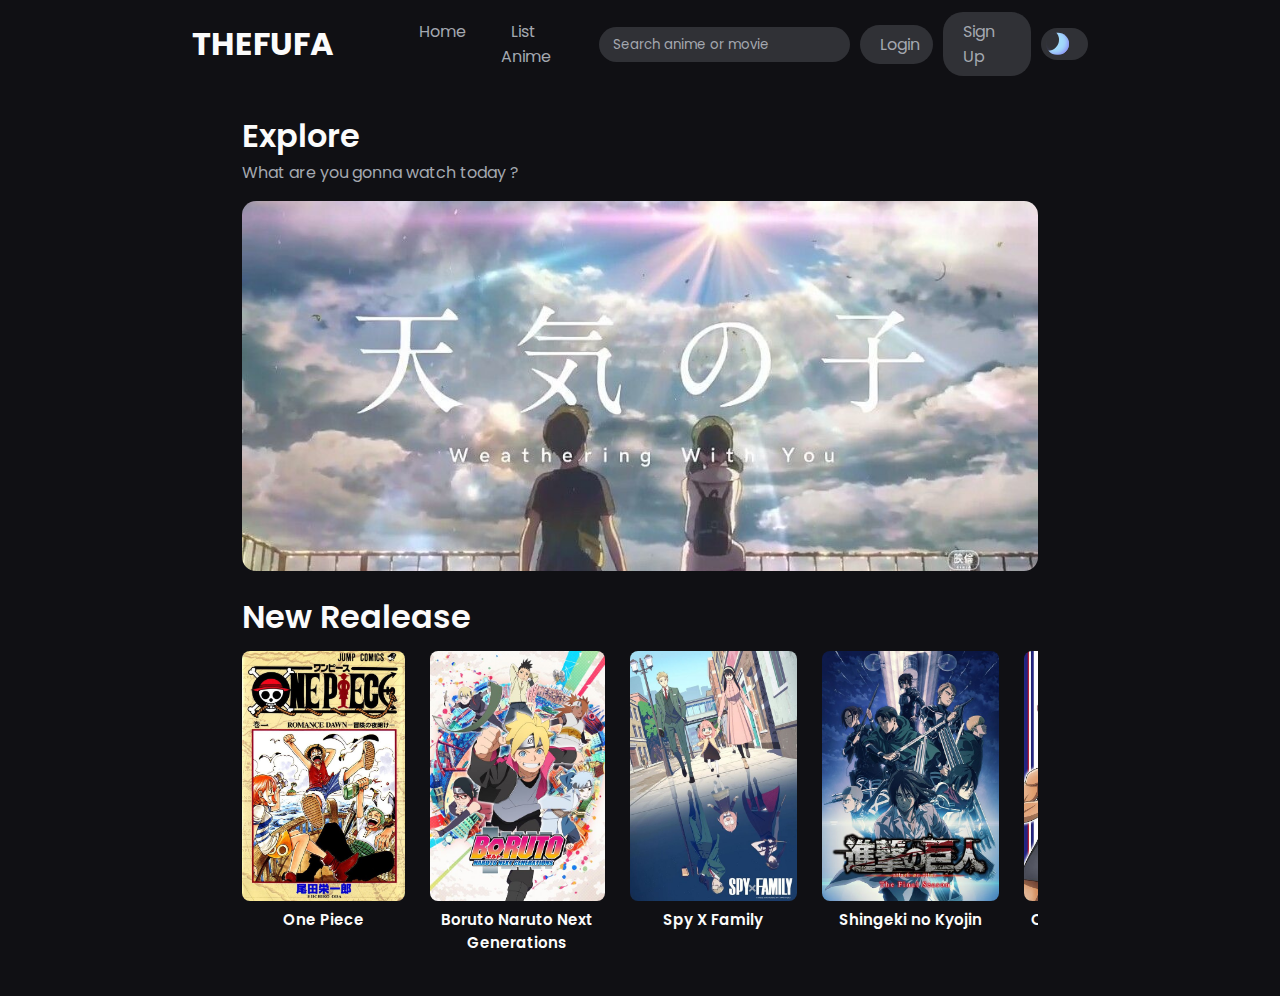
<file: index.html>
<!DOCTYPE html>
<html lang="en">

<head>
    <meta charset="UTF-8">
    <meta name="viewport" content="width=device-width, initial-scale=1.0">
    <title>THEFUFA</title>
    <link rel="stylesheet" href="styles.css">
</head>

<body>
    <header>
        <div class="container">
            <h1 class="title_nav">THEFUFA</h1>
            <nav>
                <ul>
                    <li><a href="index.html">Home</a></li>
                    <li class="dropdown">
                        <a href="#">List Anime</a>
                        <ul class="dropdown-menu">
                            <li><a href="#">Action</a></li>
                            <li><a href="#">Romance</a></li>
                            <li><a href="#">Comedy</a></li>
                            <li><a href="#">Fantasy</a></li>
                        </ul>  
                    </li>
                </ul>
            </nav>            
        </div>
        <div class="container">
            <input type="text" class="search" name="search" id="search" placeholder="Search anime or movie">
            <a href="login.html" class="login">Login</a>
            <a href="signup.html" class="signup">Sign Up</a>
            <label class="switch">
                <input type="checkbox" id="mode-toggle">
                <span class="slider"></span>
            </label>
        </div>
    </header>

    <main>
        <div class="container">
            <div class="title_anime_list">
                <h1>Explore</h1>
                <p>What are you gonna watch today ?</p>
            </div>
        </div>
        <div class="container_img">
            <a href="https://www.youtube.com/watch?v=YAXTn0E-Zgo&pp=ygUTV2VhdGhlcmluZyBXaXRoIFlvdQ%3D%3D">
                <img src="img/backgroun2.jpg" alt="Featured Anime">
                <div class="desc_anime">
                    <h2>Weathering With You</h2>
                    <p>Corrupt politicions, frenzied nationalists, and other warmongering forces constantly jeopardize
                        the
                        thin veener of peace between neighboring countries Ostania and Westalis. </p>
                </div>
            </a>
        </div>

        <!-- RELEASING -->
        <div class="title_realease">
            <h1>New Realease</h1>
        </div>
        <section class="anime-section">
            <div class="anime-cards-container">
                <div class="anime-card">
                    <a href="https://www.youtube.com/watch?v=4zLJbIKiIlA">
                        <div class="image-container">
                            <img src="img/img1.jpg" alt="One Piece">
                            <div class="episode-overlay">
                                <p>Episode 1018</p>
                            </div>
                        </div>
                    </a>
                    <h2>One Piece</h2>
                </div>
                <div class="anime-card">
                    <a href="https://www.youtube.com/watch?v=itRYfmXqARc">
                        <div class="image-container">
                            <img src="img/img2.jpg" alt="Boruto Naruto Next Generations">
                            <div class="episode-overlay">
                                <p>Episode 250</p>
                            </div>
                        </div>
                    </a>
                    <h2>Boruto Naruto Next Generations</h2>
                </div>
                <div class="anime-card">
                    <a href="https://www.youtube.com/watch?v=G0T_XbOqa7g&list=PLPanbgyToztbu7tZq6L49MPhra92n2ixf&index=7">
                        <div class="image-container">
                            <img src="img/img3.jpg" alt="Spy X Family">
                            <div class="episode-overlay">
                                <p>Episode 07</p>
                            </div>
                        </div>
                    </a>
                    <h2>Spy X Family</h2>
                </div>
                <div class="anime-card">
                    <a href="https://www.youtube.com/watch?v=VoLMhaee2cs">
                        <div class="image-container">
                            <img src="img/img4.jpg" alt="Shingeki no Kyojin">
                            <div class="episode-overlay">
                                <p>Episode 28</p>
                            </div>
                        </div>
                    </a>
                    <h2>Shingeki no Kyojin</h2>
                </div>
                <div class="anime-card">
                    <a href="https://www.youtube.com/watch?v=E7uIwofXCfY">
                        <div class="image-container">
                            <img src="img/img5.jpg" alt="Captain Tsubasa">
                            <div class="episode-overlay">
                                <p>Episode 28</p>
                            </div>
                        </div>
                    </a>
                    <h2>Captain Tsubasa</h2>
                </div>
                <div class="anime-card">
                    <a href="https://www.youtube.com/watch?v=FdcrY14XuyE">
                        <div class="image-container">
                            <img src="img/img6.jpg" alt="Aoashi">
                            <div class="episode-overlay">
                                <p>Episode 28</p>
                            </div>
                        </div>
                    </a>
                    <h2>Aoashi</h2>
                </div>
                <div class="anime-card">
                    <a href="https://www.youtube.com/watch?v=x5-e7OFzEas&list=PLxSscENEp7JiQ5eGN9KP8g6v8fEG7k6Ab&index=5">
                        <div class="image-container">
                            <img src="img/img7.jpg" alt="Shokugeki No Souma">
                            <div class="episode-overlay">
                                <p>Episode 05</p>
                            </div>
                        </div>
                    </a>
                    <h2>Shokugeki No Souma</h2>
                </div>
                <div class="anime-card">
                    <a href="https://www.youtube.com/watch?v=KHnSyz-hhGM">
                        <div class="image-container">
                            <img src="img/img8.jpg" alt="Kaiju No.8">
                            <div class="episode-overlay">
                                <p>Episode 12</p>
                            </div>
                        </div>
                    </a>
                    <h2>Kaiju No.8</h2>
                </div>
                <div class="anime-card">
                    <a href="https://www.youtube.com/watch?v=dUOfpHZyw94&list=PLimTbSyQZvmdnMGbWRSaP5dCMIXXKmfCE">
                        <div class="image-container">
                            <img src="img/img9.jpg" alt="Naruto Shippuden">
                            <div class="episode-overlay">
                                <p>Episode 322</p>
                            </div>
                        </div>
                    </a>
                    <h2>Naruto Shippuden</h2>
                </div>
                <div class="anime-card">
                    <a href="https://www.youtube.com/watch?v=pHCDV_7YShA&list=PLocPayESxaQRz-jbe2kl6rv3Ab_ZmGmeb&index=3">
                        <div class="image-container">
                            <img src="img/img10.jpg" alt="Kanojo No Kanojo Season 2">
                            <div class="episode-overlay">
                                <p>Episode 03</p>
                            </div>
                        </div>
                    </a>
                    <h2>kanojo no kanojo 2</h2>
                </div>
            </div>
        </section>
    </main>

    <script>
        const modeToggle = document.getElementById('mode-toggle');
        const body = document.body;

        modeToggle.addEventListener('change', () => {
            body.classList.toggle('light-mode', modeToggle.checked);
        });
    </script>
</body>

</html>
</file>
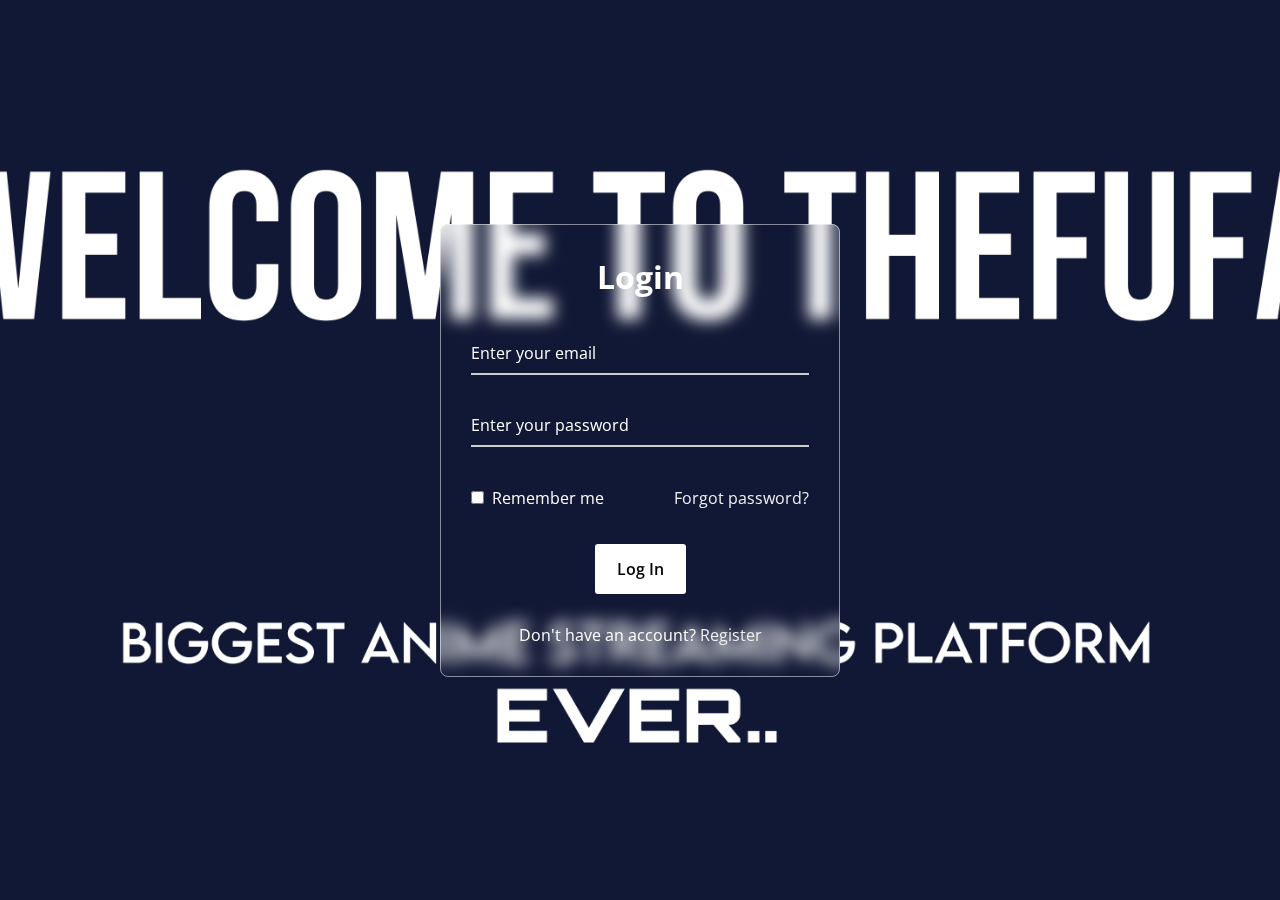
<file: login.html>
<!DOCTYPE html>
<html>
<head>
  <meta charset="UTF-8">
  <meta name="viewport" content="width=device-width, initial-scale=1.0">
  <title>Login</title>
  <link rel="stylesheet" href="login.css">
</head>
<body>
  <div class="wrapper">
    <form action="#">
      <h2>Login</h2>
        <div class="input-field">
        <input type="text" required>
        <label>Enter your email</label>
      </div>
      <div class="input-field">
        <input type="password" required>
        <label>Enter your password</label>
      </div>
      <div class="forget">
        <label for="remember">
          <input type="checkbox" id="remember">
          <p>Remember me</p>
        </label>
        <a href="#">Forgot password?</a>
      </div>
      <a href="">
        <button type="submit">Log In</button>
      </a>
      <div class="register">
        <p>Don't have an account? <a href="signup.html">Register</a></p>
      </div>
    </form>
  </div>
</body>
</html>
</file>
<file: styles.css>
@import url("https://fonts.googleapis.com/css2?family=Poppins:ital,wght@0,100;0,200;0,300;0,400;0,500;0,600;0,700;0,800;0,900;1,100;1,200;1,300;1,400;1,500;1,600;1,700;1,800;1,900&display=swap");

:root {
    --background-color-light: #fbfbfb;
    --background-color-dark: #101014;
    --color-light: #101014;
    --color-dark: #fbfbfb;
    --color-nav-dark: rgb(164, 168, 176);
    --color-nav-light: #101014;
    --width-of-switch: 3.5em;
    --height-of-switch: 2em;
    --size-of-icon: 1.4em;
    --slider-offset: 0.3em;
}

* {
    padding: 0;
    margin: 0;
    box-sizing: border-box;
}

body {
    background-color: var(--background-color-dark);
    font-family: poppins, sans-serif;
    color: var(--color-dark);
    padding: 12px 12rem;
}

.light-mode {
    background-color: var(--background-color-light);
    font-family: poppins, sans-serif;
    color: var(--color-light);
    padding: 12px 12rem;
}

/* Header */
header {
    display: flex;
    justify-content: space-between;
    align-items: center;
}

.container {
    display: flex;
    align-items: center;
}

.title_nav {
    margin-right: 75px;
}

nav ul {
    list-style-type: none;
    display: flex;
    position: relative;
}

nav ul li {
    margin-right: 25px;
    position: relative;
}

nav ul li a {
    color: var(--color-nav-dark);
    text-decoration: none;
    padding: 10px;
}

.light-mode nav ul li a {
    color: var(--color-nav-light);
}

.dropdown-menu {
    list-style-type: none;
    position: absolute;
    top: 100%;
    left: 0;
    background-color: var(--background-color-dark);
    box-shadow: 0px 4px 6px rgba(0, 0, 0, 0.1);
    border-radius: 5px;
    display: none;
    padding: 10px 0;
    z-index: 10;
}

.light-mode .dropdown-menu {
    background-color: var(--background-color-light);
}

.dropdown-menu li {
    padding: 5px 20px;
    white-space: nowrap;
}

.dropdown-menu li a {
    text-decoration: none;
    color: var(--color-nav-dark);
    display: black;
}

.light-mode .dropdown-menu li a {
    color: var(--color-nav-light);
}

.dropdown-menu li:hover {
    background-color: rgba(255, 255, 255, 0.1);
}

.dropdown:hover .dropdown-menu {
    display: block;
}

.search {
    padding: 10px 60px;
    padding-left: 14px;
    border-radius: 20px;
    background-color: #303136;
    border: 0px;
}

.search::placeholder {
    color: var(--color-nav-dark);
    font-family: poppins, sans-serif;
}

.light-mode .search {
    background-color: #484b6a;
    color: var(--color-dark);
}

.light-mode .search::placeholder {
    color: var(--color-dark);
}

.switch {
    display: block;
    position: relative;
    width: var(--width-of-switch);
    height: var(--height-of-switch);
}

.switch input {
    opacity: 0;
    width: 0;
    height: 0;
}

.slider {
    position: absolute;
    cursor: pointer;
    top: 0;
    left: 0;
    right: 0;
    bottom: 0;
    background-color: #303136;
    transition: 0.4s;
    border-radius: 30px;
}

.slider:before {
    position: absolute;
    content: "";
    height: var(--size-of-icon, 1.4em);
    width: var(--size-of-icon, 1.4em);
    border-radius: 20px;
    left: var(--slider-offset, 0.3em);
    top: 50%;
    transform: translateY(-50%);
    box-shadow: inset -3px -2px 5px -2px #8983f7, inset -10px -4px 0 0 #a3dafb;
    transition: 0.4s;
}

input:checked+.slider {
    background-color: #f4f4f5;
    border: 1px solid #484b6a;
}

input:checked+.slider:before {
    left: calc(100% - (var(--size-of-icon, 1.4em) + var(--slider-offset, 0.3em)));
    background: #303136;
    box-shadow: none;
    background: linear-gradient(40deg, #ff0080, #ff8c00 70%);
}

.login {
    padding: 7px 20px;
    margin: 0 10px;
    border-radius: 20px;
    background-color: #303136;
    color: var(--color-nav-dark);
    cursor: pointer;
    text-decoration: none;
}

.light-mode .login {
    background-color: #484b6a;
    color: var(--color-dark);
}

.signup {
    padding: 7px 20px;
    margin-right: 10px;
    border-radius: 20px;
    background-color: #303136;
    color: var(--color-nav-dark);
    cursor: pointer;
    text-decoration: none;
}

.light-mode .signup {
    background-color: #484b6a;
    color: var(--color-dark);
}

/* Main Content */
main {
    padding: 20px 50px;
}

.title_anime_list {
    padding: 16px 0;
}

.title_anime_list h1 {
    font-weight: 600;
}

.title_anime_list p {
    color: var(--color-nav-dark);
}

.light-mode .title_anime_list p {
    color: var(--color-nav-light);
}

.container_img {
    position: center;
    width: 100%;
    height: 370px;
    overflow: hidden;
    border-radius: 14px;
    box-shadow: 12px, 12px, 1px black;
}

.container_img img {
    width: 100%;
    height: 100%;
    object-fit: cover;
}

a {
    position: relative;
    overflow: hidden;
}

.desc_anime {
    position: absolute;
    bottom: -100%;
    left: 0;
    width: 100%;
    padding: 100% 45% 55px 40px;
    background: linear-gradient(to top right, rgba(0, 0, 0, 0.8), rgba(0, 0, 0, 0) 60%);
    color: var(--color-dark);
    transition: transform 0.5s ease, opacity 0.5s ease;
    transform: translateY(100%);
    opacity: 0;
}

a:hover .desc_anime {
    transform: translateY(0);
    opacity: 1;
}

.desc_anime h2 {
    font-weight: 600;
    padding-bottom: 15px;
}

.title_realease h1 {
    margin-top: 12px;
    padding: 10px 0;
    font-weight: 600;
    color: var(--color-dark);
}

.light-mode .title_realease h1 {
    color: var(--color-light);
}

.anime-cards-container {
    display: flex;
    gap: 25px;
    justify-content: space-between;
    overflow-x: scroll;
    overflow-y: hidden;
}

.anime-cards-container::-webkit-scrollbar {
    height: 10px;
}

.anime-cards-container::-webkit-scrollbar-track {
    background: #f1f1f1;
    border-radius: 10px;
}

.light-mode .anime-cards-container::-webkit-scrollbar-track {
    background-color: #858585;
    border-radius: 10px;
}

.anime-cards-container::-webkit-scrollbar-thumb {
    background-color: #858585;
    border-radius: 10px;
}

.light-mode .anime-cards-container::-webkit-scrollbar-thumb {
    background-color: #555;
    border-radius: 10px;
}

.anime-cards-container::-webkit-scrollbar-thumb:hover {
    background-color: #555; 
}

.light-mode .anime-cards-container::-webkit-scrollbar-thumb:hover {
    background-color: #000; 
}

.anime-card {
    width: 100%;
    text-align: center;
    margin-bottom: 10px;
}

.image-container {
    position: relative;
    overflow: hidden;
}

.image-container img {
    /* width: 100%; */
    height: 250px;
    object-fit: cover;
    border-radius: 8px;
}

.episode-overlay p {
    margin: 0;
    text-align: center;
    font-size: 0.9rem;
}

.episode-overlay {
    position: absolute;
    margin-bottom: 6px;
    bottom: 0px;
    width: 100%;
    background: linear-gradient(to top,
            rgb(2, 2, 2, 0.9),
            rgba(255, 255, 255, 0));
    color: var(--color-dark);
    height: 100%;
    display: flex;
    align-items: end;
    justify-content: center;
    border-radius: 8px;
    padding-bottom: 14px;
    transition: transform 0.5s ease, opacity 0.5s ease;
    transform: translateY(100%);
    opacity: 0;
}

a:hover .episode-overlay {
    transform: translateY(0);
    opacity: 1;
}

/* Anime title */
.anime-card h2 {
    font-size: 15px;
    color: var(--color-dark);
    font-weight: 600;
}

.light-mode .anime-card h2 {
    color: var(--color-light);
}
</file>
<file: login.css>
@import url("https://fonts.googleapis.com/css2?family=Open+Sans:wght@200;300;400;500;600;700&display=swap");

* {
  margin: 0;
  padding: 0;
  box-sizing: border-box;
  font-family: "Open Sans", sans-serif;
}

body {
  display: flex;
  align-items: center;
  justify-content: center;
  min-height: 100vh;
  width: 100%;
  padding: 0 10px;
}

body::before {
  content: "";
  position: absolute;
  width: 100%;
  height: 100%;
  background-image: url(imgl/imgl4.jpg);
  background-position: center;
  background-size: cover;
}

.wrapper {
  width: 400px;
  border-radius: 8px;
  padding: 30px;
  text-align: center;
  border: 1px solid rgba(255, 255, 255, 0.5);
  backdrop-filter: blur(8px);
  -webkit-backdrop-filter: blur(8px);
}

form {
  display: flex;
  flex-direction: column;
}

h2 {
  font-size: 2rem;
  margin-bottom: 20px;
  color: #fff;
}

.input-field {
  position: relative;
  border-bottom: 2px solid #ccc;
  margin: 15px 0;
}

.input-field label {
  position: absolute;
  top: 50%;
  left: 0;
  transform: translateY(-50%);
  color: #fff;
  font-size: 16px;
  pointer-events: none;
  transition: 0.15s ease;
}

.input-field input {
  width: 100%;
  height: 40px;
  background: transparent;
  border: none;
  outline: none;
  font-size: 16px;
  color: #fff;
}

.input-field input:focus~label,
.input-field input:valid~label {
  font-size: 0.8rem;
  top: 10px;
  transform: translateY(-120%);
}

.forget {
  display: flex;
  align-items: center;
  justify-content: space-between;
  margin: 25px 0 35px 0;
  color: #fff;
}

#remember {
  accent-color: #fff;
}

.forget label {
  display: flex;
  align-items: center;
}

.forget label p {
  margin-left: 8px;
}

.wrapper a {
  color: #efefef;
  text-decoration: none;
}

.wrapper a:hover {
  text-decoration: underline;
}

button {
  background: #fff;
  color: #000;
  font-weight: 600;
  border: none;
  padding: 12px 20px;
  cursor: pointer;
  border-radius: 3px;
  font-size: 16px;
  border: 2px solid transparent;
  transition: 0.3s ease;
}

button:hover {
  color: #fff;
  border-color: #fff;
  background: rgba(255, 255, 255, 0.15);
}

.register {
  text-align: center;
  margin-top: 30px;
  color: #fff;
}
</file>
